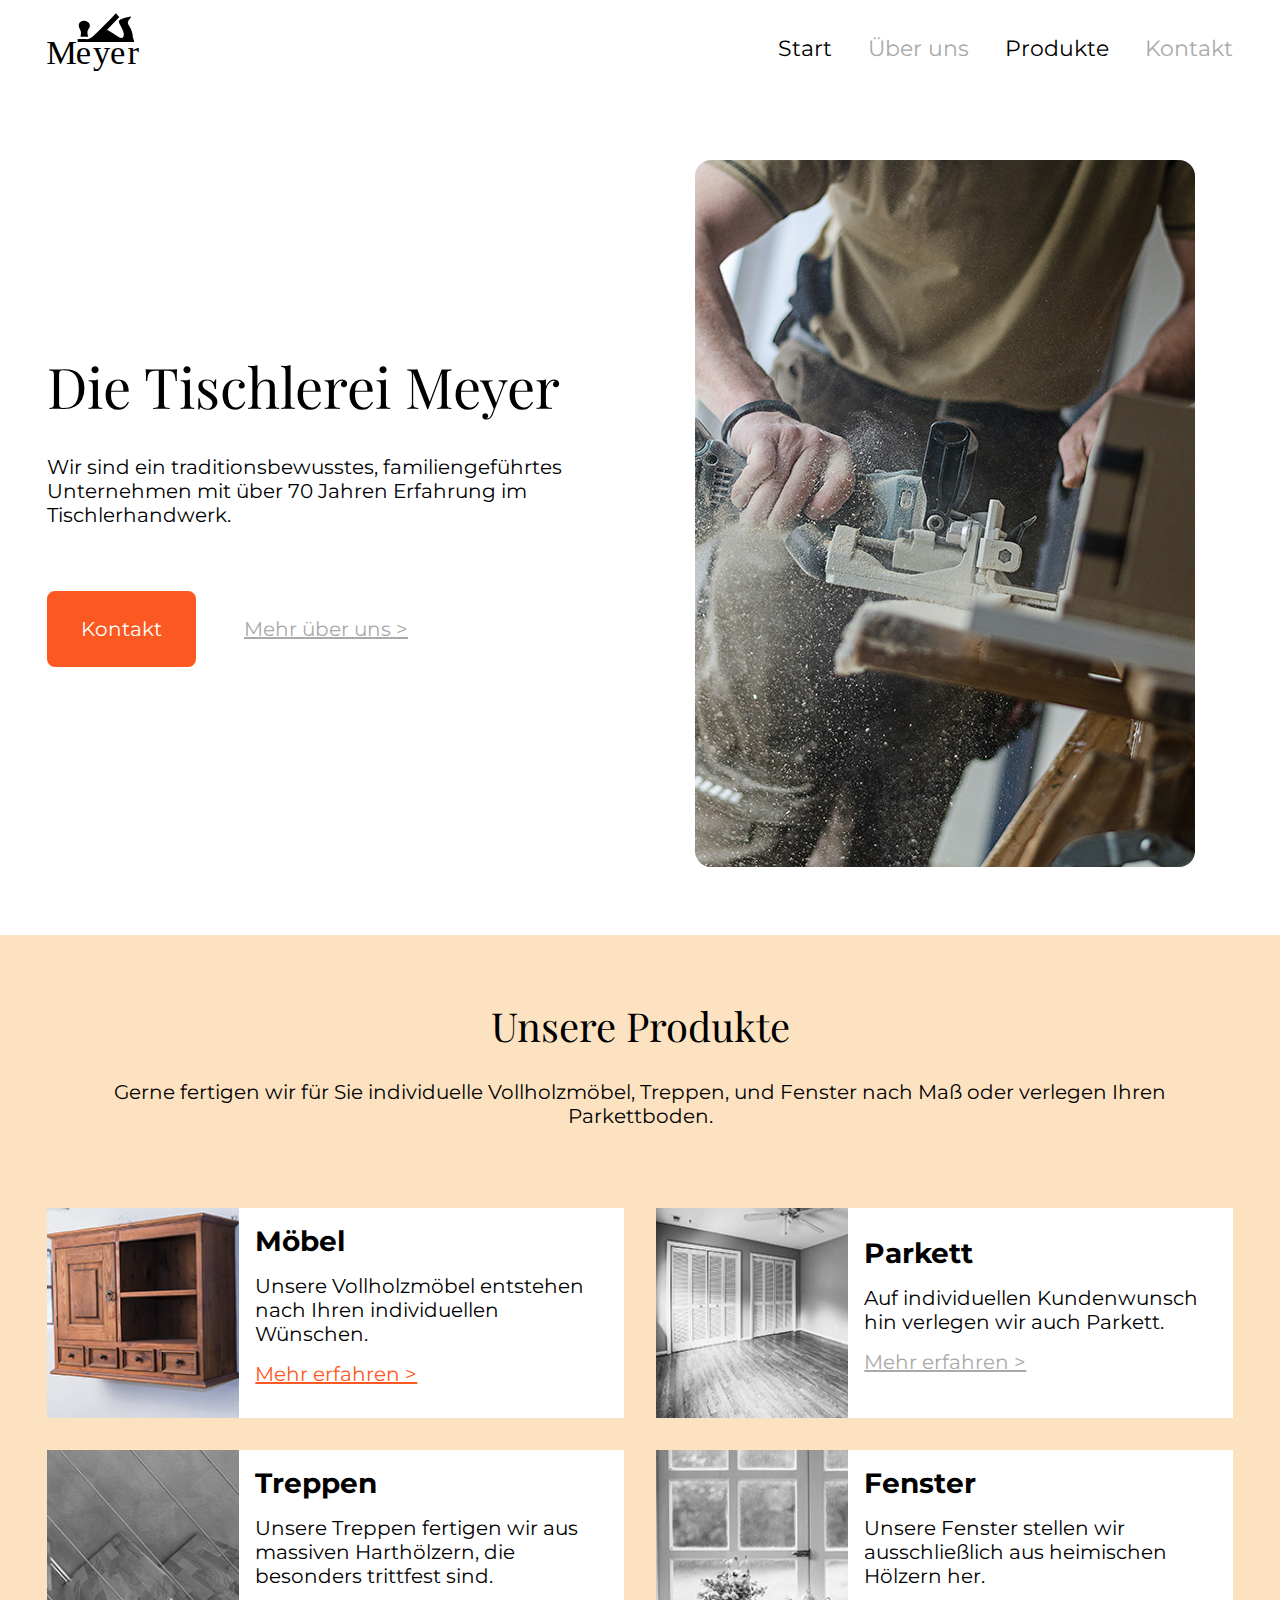
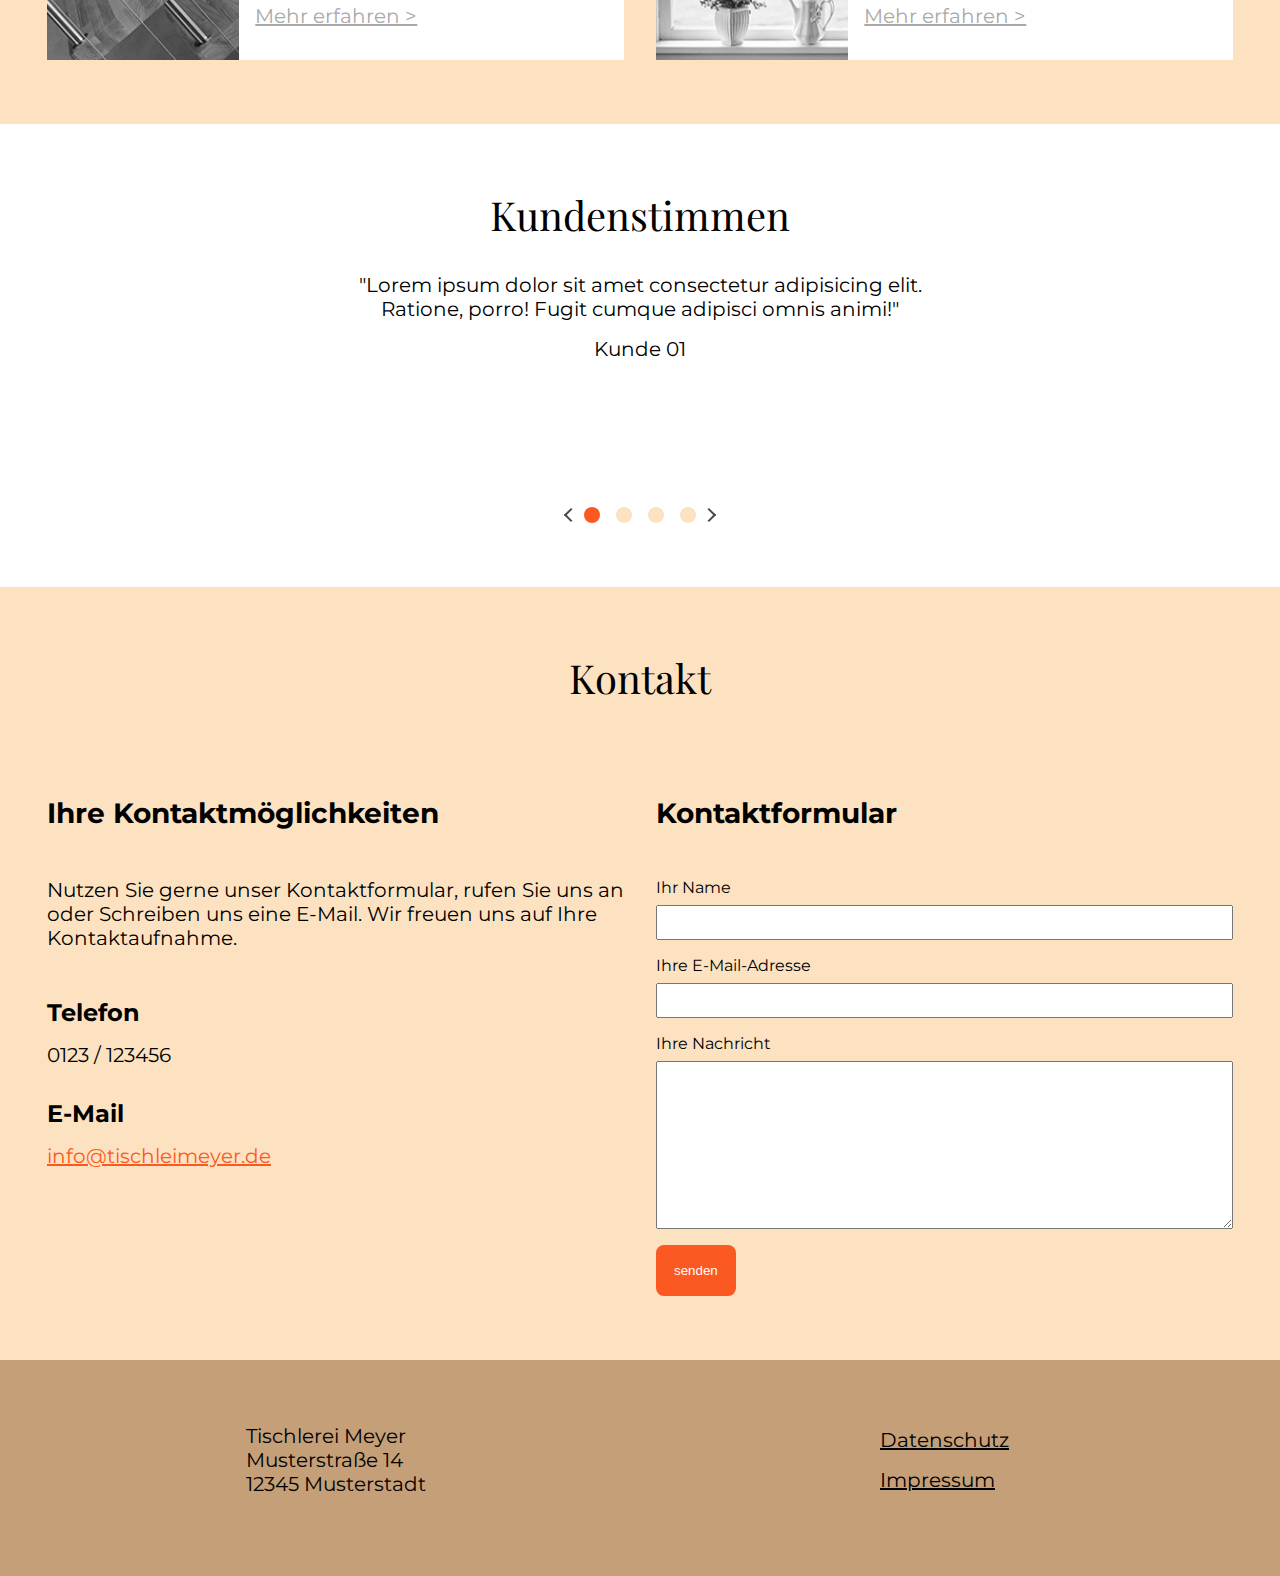
<file: src/index.html>
<!DOCTYPE html>
<html lang="en">
<head>
    <meta charset="UTF-8">
    <meta name="viewport" content="width=device-width, initial-scale=1.0">
    <meta name="description" content="Die Tischlerei Meyer ist Ihr Spezialist wenn es um Holz geht. Möbel, Treppen, Parkett oder Fenster - wir erledigen das.">
    <title>Tischlerei Meyer</title>
    <link rel="stylesheet" href="css/style.css">
    <link rel="stylesheet" href="css/slider.css">
    <link rel="icon" type="image/png" href="img/favicon.png">
</head>
<body>
    <!-- Kopfzeile -->
    <header class="main-header">
        <div class="wrapper">
            <a href="index.html" class="logo-link"><img src="img/logo-v1.svg" width="96" height="96" alt="Logo Tischlerei Meyer"></a>
            <input type="checkbox" name="mobile-navigation-toggle" id="idMobileNavigationToggle">
            <label for="idMobileNavigationToggle" class="hamburger">
                <span class="line"></span><span class="line"></span><span class="line"></span>
            </label>
            <nav class="navigation" id="idMainNavigation">
                <ul>
                    <li><a href="index.html">Start</a></li>
                    <li><a href="#" disabled="true">Über uns</a></li>
                    <li class="subnavigation-trigger"><a href="moebel.html">Produkte</a>
                        <ul class="subnavigation">
                            <li><a href="moebel.html">Möbel</a></li>
                            <li><a href="#" disabled="true">Treppen</a></li>
                            <li><a href="#" disabled="true">Parkett</a></li>
                            <li><a href="#" disabled="true">Fenster</a></li>
                        </ul>
                    </li>
                    <li><a href="#" disabled="true">Kontakt</a></li>
                </ul>
            </nav>
        </div>
    </header>
    <!-- Content -->
    <main>
        <!-- Teaser über uns -->
        <section class="hero">
            <div class="wrapper two-columns">
                    <div class="hero-text-area">
                        <h1 class="hero-heading">Die Tischlerei Meyer</h1>
                        <p class="hero-claim">Wir sind ein traditionsbewusstes, familiengeführtes Unternehmen mit über 70 Jahren Erfahrung im Tischlerhandwerk.</p>
                        <p class="hero-button-box"><a href="#idSectionContact" class="button button-huge ml-0">Kontakt</a><a href="#" disabled="true" class="link ml-2">Mehr über uns ></a></p>
                    </div>
                    <div class="hero-img-area"><img src="img/tischler-500.jpg" width="500" alt="Ein Tischler bei der Arbeit."></div>
                </div>
            </div>
        </section>

        <!-- Teaser Produkte -->
        <section class="products">
            <div class="wrapper two-columns">
                <div class="section-intro">
                    <h2 class="section-heading">Unsere Produkte</h2>
                    <p class="section-description">Gerne fertigen wir für Sie individuelle Vollholzmöbel, Treppen, und Fenster nach Maß oder verlegen Ihren Parkettboden.</p>
                </div>

                <!-- Produktkategorie: Bild mit Text nebeneinander -->
                <div class=" bg-white category">
                    <img src="img/quadrat-category-01.jpg" width="200" height="200" alt="Produktfoto Möbel" class="product-category-picture">
                    <div class="category-text">
                        <h3 class="text-start">Möbel</h3>
                        <p class="text-start">Unsere Vollholzmöbel entstehen nach Ihren individuellen Wünschen.</p>
                        <p class="text-start"><a href="moebel.html">Mehr erfahren ></a></p>
                    </div>
                </div>

                <!-- Produktkategorie: Bild mit Text nebeneinander -->
                <div class=" bg-white category" disabled="true">
                    <img src="img/quadrat-category-02.jpg" width="200" height="200" alt="Produktfoto Parkett" class="product-category-picture">
                    <div class="category-text">
                        <h3 class="text-start">Parkett</h3>
                        <p class="text-start">Auf individuellen Kundenwunsch hin verlegen wir auch Parkett.</p>
                        <p class="text-start"><a href="#" disabled="true">Mehr erfahren ></a></p>
                    </div>
                </div>

                <!-- Produktkategorie: Bild mit Text nebeneinander -->
                <div class=" bg-white category" disabled="true">
                    <img src="img/quadrat-category-03.jpg" width="200" height="200" alt="Produktfoto Treppen" class="product-category-picture">
                    <div class="category-text">
                        <h3 class="text-start">Treppen</h3>
                        <p class="text-start">Unsere Treppen fertigen wir aus massiven Harthölzern, die besonders trittfest sind.</p>
                        <p class="text-start"><a href="#" disabled="true">Mehr erfahren ></a></p>
                    </div>
                </div>

                <!-- Produktkategorie: Bild mit Text nebeneinander -->
                <div class=" bg-white category" disabled="true">
                    <img src="img/quadrat-category-04.jpg" width="200" height="200" alt="Produktfoto Fenster" class="product-category-picture">
                    <div class="category-text">
                        <h3 class="text-start">Fenster</h3>
                        <p class="text-start">Unsere Fenster stellen wir ausschließlich aus heimischen Hölzern her.</p>
                        <p class="text-start"><a href="#" disabled="true">Mehr erfahren ></a></p>
                    </div>
                </div>
            </div>
        </section>

        <!-- Kundenstimme -->
        <section class="customers">
            <div class="wrapper">
                <div class="section-intro">
                    <h2 class="section-heading">Kundenstimmen</h2>
                </div>
                <div id="idSlider" class="slider">
                    <div class="slide">
                        <blockquote class="text-center">"Lorem ipsum dolor sit amet consectetur adipisicing elit. Ratione, porro! Fugit cumque adipisci omnis animi!"</blockquote>
                        <p class="text-center">Kunde 01</p>
                    </div>
                    <div class="slide">
                        <blockquote class="text-center">"Lorem ipsum dolor sit amet consectetur adipisicing elit. Ratione, porro! Fugit cumque adipisci omnis animi!"</blockquote>
                        <p class="text-center">Kunde 02</p>
                    </div>
                    <div class="slide">
                        <blockquote class="text-center">"Lorem ipsum dolor sit amet consectetur adipisicing elit. Ratione, porro! Fugit cumque adipisci omnis animi!"</blockquote>
                        <p class="text-center">Kunde 03</p>
                    </div>
                    <div class="slide">
                        <blockquote class="text-center">"Lorem ipsum dolor sit amet consectetur adipisicing elit. Ratione, porro! Fugit cumque adipisci omnis animi!"</blockquote>
                        <p class="text-center">Kunde 04</p>
                    </div>
                </div>
            </div>
        </section>

        <!-- Kontakt -->
        <section class="contact" id="idSectionContact">
            <div class="wrapper two-columns">
                <div class="section-intro">
                    <h2 class="section-heading">Kontakt</h2>
                </div>
                <div class="column">
                    <h3 class="text-start mb-3">Ihre Kontaktmöglichkeiten</h3>
                    <p class="text-start mb-3">Nutzen Sie gerne unser Kontaktformular, rufen Sie uns an oder Schreiben uns eine E-Mail. Wir freuen uns auf Ihre Kontaktaufnahme.</p>
                    <h4>Telefon</h4>
                    <p class="mb-2">0123 / 123456</p>
                    <h4>E-Mail</h4>
                    <p><a href="#">info@tischleimeyer.de</a></p>
                </div>
                <div class="column">
                    <h3 class="text-start mb-3">Kontaktformular</h3>
                    <form id="idContactForm">
                        <label for="idNameField">Ihr Name</label>
                        <input type="text" name="name-field" id="idNameField">

                        <label for="idEmailField">Ihre E-Mail-Adresse</label>
                        <input type="email" name="email-field" id="idEmailField">

                        <label for="idMessageField">Ihre Nachricht</label>
                        <textarea name="message-field" id="idMessageField" cols="30" rows="10"></textarea>

                        <input type="submit" value="senden" class="button">
                    </form>
                </div>
            </div>
        </section>
    </main>

    <!-- Fußzeile -->
    <footer class="main-footer">
        <div class="wrapper two-columns">
            <div class="column">
                <p class="text-start">Tischlerei Meyer<br>Musterstraße 14<br>12345 Musterstadt</p>
            </div>
            <div class="column">
                <nav>
                    <ul id="footerNavigation">
                        <li><a href="#">Datenschutz</a></li>
                        <li><a href="#">Impressum</a></li>
                    </ul>
                </nav>
            </div>
        </div>
    </footer>

    <script src="js/slider.js"></script>
</body>
</html>
</file>
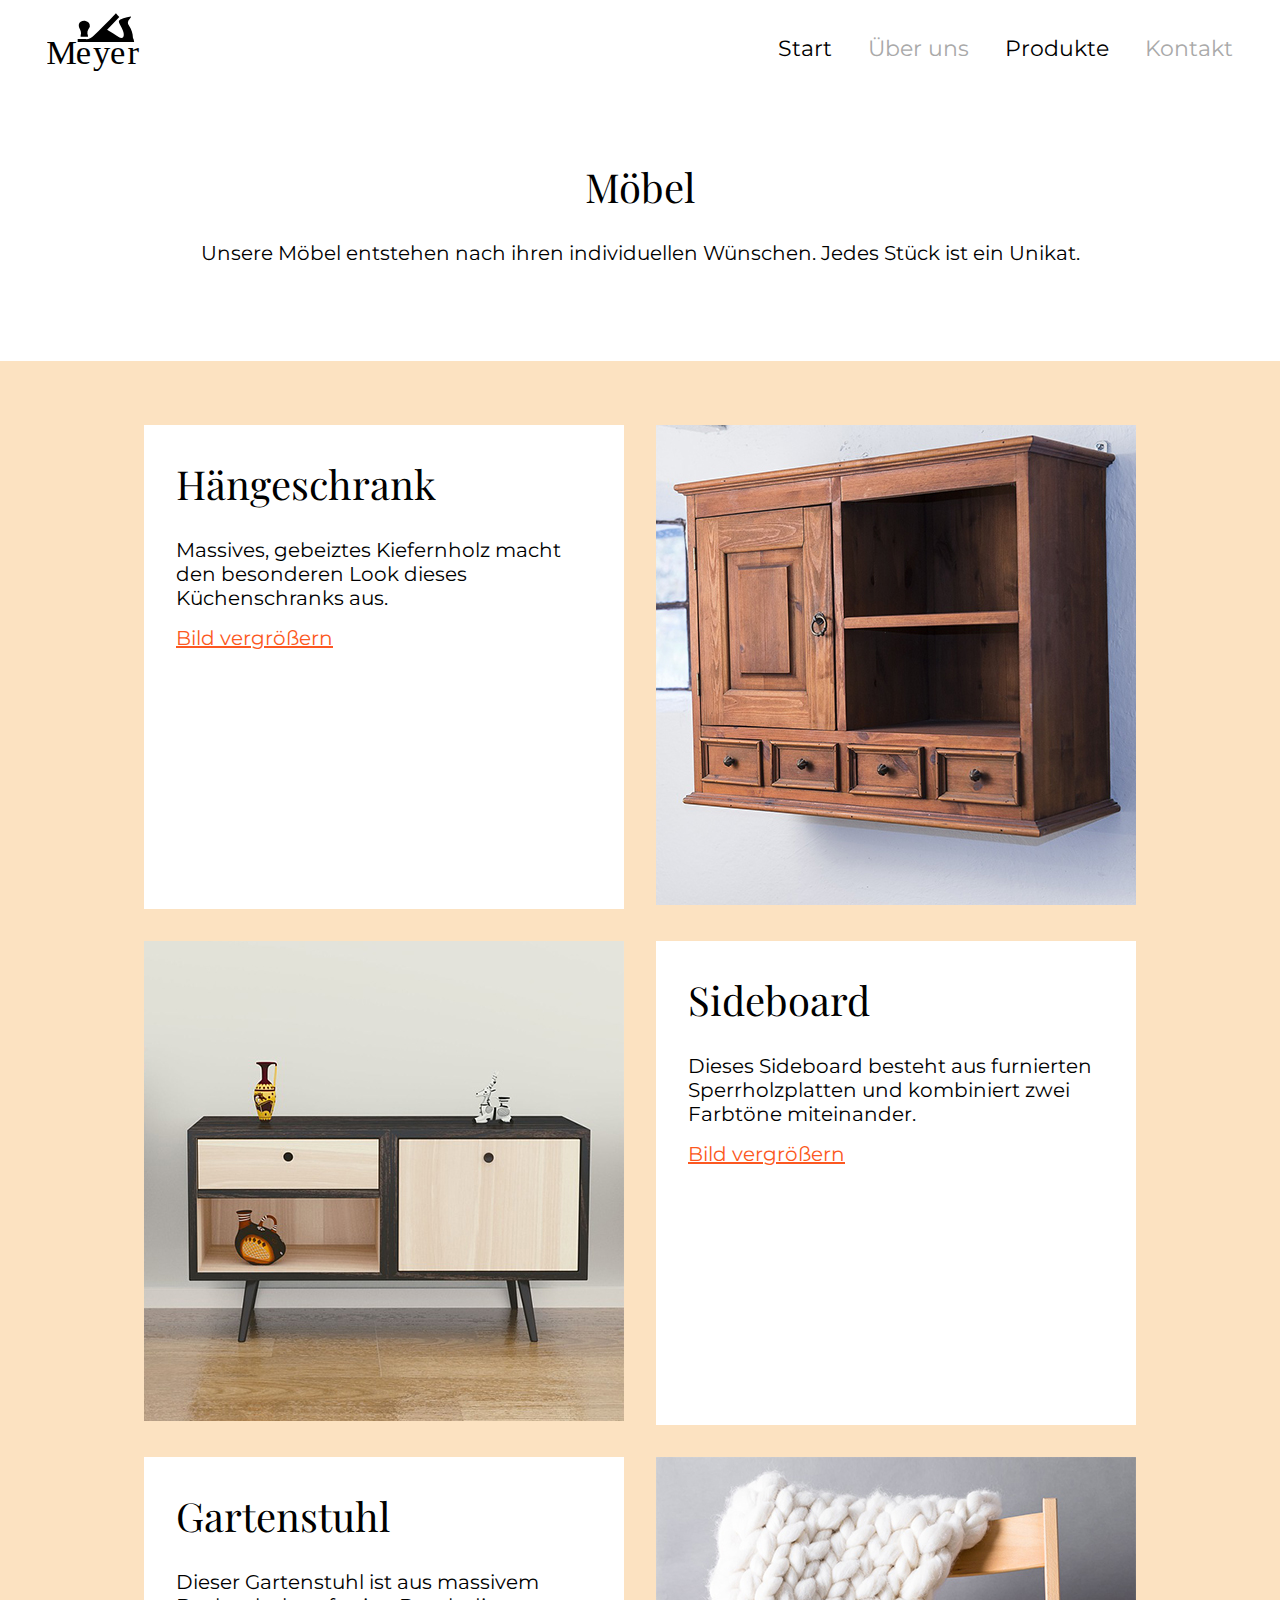
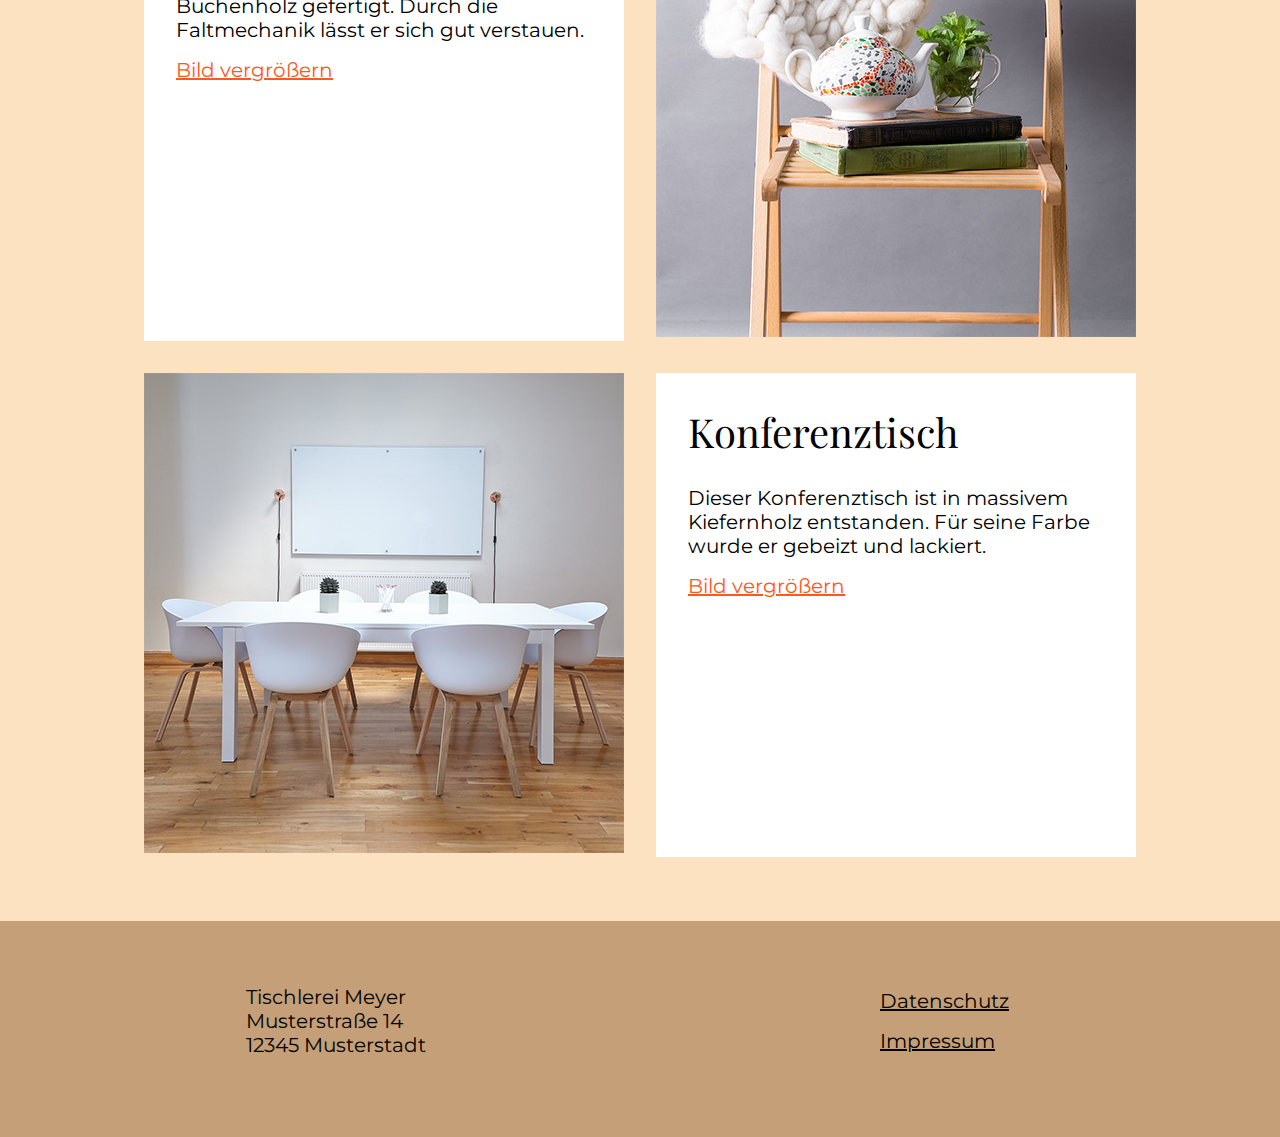
<file: src/moebel.html>
<!DOCTYPE html>
<html lang="en">
<head>
    <meta charset="UTF-8">
    <meta name="viewport" content="width=device-width, initial-scale=1.0">
    <meta name="description" content="Die Tischlerei Meyer ist Ihr Spezialist wenn es um Holz geht. Möbel, Treppen, Parkett oder Fenster - wir erledigen das.">
    <title>Tischlerei Meyer</title>
    <link rel="stylesheet" href="css/style.css">
    <link rel="stylesheet" href="css/modal.css">
    <link rel="icon" type="image/png" href="img/favicon.png">
</head>
<body>
    <!-- Kopfzeile -->
    <header class="main-header">
        <div class="wrapper">
            <a href="index.html" class="logo-link"><img src="img/logo-v1.svg" width="96" height="96" alt="Logo Tischlerei Meyer"></a>
            <input type="checkbox" name="mobile-navigation-toggle" id="idMobileNavigationToggle">
            <label for="idMobileNavigationToggle" class="hamburger">
                <span class="line"></span><span class="line"></span><span class="line"></span>
            </label>
            <nav class="navigation" id="idMainNavigation">
                <ul>
                    <li><a href="index.html">Start</a></li>
                    <li><a href="#" disabled="true">Über uns</a></li>
                    <li class="subnavigation-trigger"><a href="moebel.html">Produkte</a>
                        <ul class="subnavigation">
                            <li><a href="moebel.html">Möbel</a></li>
                            <li><a href="#" disabled="true">Treppen</a></li>
                            <li><a href="#" disabled="true">Parkett</a></li>
                            <li><a href="#" disabled="true">Fenster</a></li>
                        </ul>
                    </li>
                    <li><a href="#" disabled="true">Kontakt</a></li>
                </ul>
            </nav>
        </div>
    </header>
    <!-- Content -->
    <main>
        <!-- Überschrift Produktkategorie -->
        <section>
            <div class="wrapper">
                <div class="section-intro">
                    <h2 class="section-heading">Möbel</h2>
                    <p class="section-description">Unsere Möbel entstehen nach ihren individuellen Wünschen. Jedes Stück ist ein Unikat.</p>
                </div>
            </div>
        </section>

        <!-- Galerie -->
        <section class="galery">
            <div class="wrapper d-grid">

                <!-- Zeile -->
                <div class="row two-columns">
                    <div class="column text-col"> <!-- Text halbe Breite der Zeile -->
                        <h2 class="text-start">Hängeschrank</h2>
                        <p class="text-start">Massives, gebeiztes Kiefernholz macht den besonderen Look dieses Küchenschranks aus.</p>
                        <p class="text-start"><a href="#" class="modal-opener" id="idModalOpener-02" data-imgsrc="img/quadrat-moebel-01.jpg">Bild vergrößern</a></p>
                    </div>
                    <div class="column"> <!-- Bild halbe Breite der Zeile -->
                        <img src="img/quadrat-moebel-01.jpg" width="480" height="480" alt="Produktfoto Treppen">
                    </div>
                </div>

                <!-- Zeile -->
                <div class="row two-columns">
                    <div class="column"> <!-- Bild halbe Breite der Zeile -->
                        <img src="img/quadrat-moebel-02.jpg" width="480" height="480" alt="Produktfoto Treppen">
                    </div>
                    <div class="column text-col"> <!-- Text halbe Breite der Zeile -->
                        <h2 class="text-start">Sideboard</h2>
                        <p class="text-start">Dieses Sideboard besteht aus furnierten Sperrholzplatten und kombiniert zwei Farbtöne miteinander.</p>
                        <p class="text-start"><a href="#" class="modal-opener" data-imgsrc="img/quadrat-moebel-02.jpg">Bild vergrößern</a></p>
                    </div>
                </div>

                <!-- Zeile -->
                <div class="row two-columns">
                    <div class="column text-col"> <!-- Text halbe Breite der Zeile -->
                        <h2 class="text-start">Gartenstuhl</h2>
                        <p class="text-start">Dieser Gartenstuhl ist aus massivem Buchenholz gefertigt. Durch die Faltmechanik lässt er sich gut verstauen.</p>
                        <p class="text-start"><a href="#" class="modal-opener" id="idModalOpener-03" data-imgsrc="img/quadrat-moebel-03.jpg">Bild vergrößern</a></p>
                    </div>
                    <div class="column"> <!-- Bild halbe Breite der Zeile -->
                        <img src="img/quadrat-moebel-03.jpg" width="480" height="480" alt="Produktfoto Treppen">
                    </div>
                </div>

                <!-- Zeile -->
                <div class="row two-columns">
                    <div class="column"> <!-- Bild halbe Breite der Zeile -->
                        <img src="img/quadrat-moebel-04.jpg" width="480" height="480" alt="Produktfoto Treppen">
                    </div>
                    <div class="column text-col"> <!-- Text halbe Breite der Zeile -->
                        <h2 class="text-start">Konferenztisch</h2>
                        <p class="text-start">Dieser Konferenztisch ist in massivem Kiefernholz entstanden. Für seine Farbe wurde er gebeizt und lackiert.</p>
                        <p class="text-start"><a href="#" class="modal-opener" id="idModalOpener-04" data-imgsrc="img/quadrat-moebel-04.jpg">Bild vergrößern</a></p>
                    </div>
                </div>
            </div>
        </section>

        <!-- Modal für vergrößerte Bildansicht. Quelle: https://www.w3schools.com/howto/howto_css_modal_images.asp -->
        <!-- The Modal -->
        <div id="idModal" class="modal">

            <!-- The Close Button -->
            <span class="modal-closer">&times;</span>
        
            <!-- Modal Content (The Image) -->
            <img class="modal-content" id="img01">
        
            <!-- Modal Caption (Image Text) -->
            <div id="caption"></div>
        </div>
    </main>

    <!-- Fußzeile -->
    <footer class="main-footer">
        <div class="wrapper two-columns">
            <div class="column">
                <p class="text-start">Tischlerei Meyer<br>Musterstraße 14<br>12345 Musterstadt</p>
            </div>
            <div class="column">
                <nav>
                    <ul id="footerNavigation">
                        <li><a href="#">Datenschutz</a></li>
                        <li><a href="#">Impressum</a></li>
                    </ul>
                </nav>
            </div>
        </div>
    </footer>

    <script src="js/modal.js"></script>
</body>
</html>
</file>
<file: src/css/style.css>
@charset "utf-8";

/* Webfonts */
@import url('https://fonts.googleapis.com/css2?family=Montserrat:ital@0;1&family=Playfair+Display:ital@0;1&display=swap');

/* 
Styles für die Website
Autor: Valentin Skwirblies
*/

/* Reset */

* {
    margin: 0;
    padding: 0;
    -mozbox-sizing: border-box;
    -webkit-box-sizing: border-box;
    box-sizing: border-box;
}

/* HTML-Elemente */

:root {
    --color-orange-01: #FC5821;
    --color-orange-02: #da2e03;
    --color-beige-01: #FCE2C1;
    --color-beige-02: #c49f78;
    --color-grey-01: #a9a9a9;
    --color-grey-02: #424242;
    --color-black-01: black;
    --color-white-01: white;
}

body {
    font-family: "Montserrat", sans-serif;
    font-weight: 400;
    font-style: normal;
    font-size: 16px;
}

img {
    max-width: 100%;
    height: auto;
}

a {
    color: var(--color-orange-01);
}

a[disabled], a[disabled]:hover {
    pointer-events: none;
    color: var(--color-grey-01);
 }

section {
    padding: 4rem 0;
}

/* Typographie */

h1, h2 {
    font-family: "Playfair Display", serif;
    font-weight: 400;
    font-style: normal;
}

h1 {
    font-size: 3rem;
    margin-bottom: 2rem;
}

h2 {
    font-size: 2.5rem;
    margin-bottom: 1.75rem;
}

h3 {
    font-size: 1.75rem;
}

h4 {
    font-size: 1.5rem;
}

h3, h4, h5, h6 {
    margin-bottom: 1rem;
}

p, a, blockquote {
    font-size: 1.25rem;
    margin-bottom: 1rem;
}


/* Hilfsklassen */

.wrapper {
    max-width: 1250px;
    width: 100%;
    padding: 0 2rem;
    margin: 0 auto;
}

.d-grid {
    display: grid;
    gap: 2rem;
}

.wrapper.two-columns {
    display: grid;
    grid-template-columns: 1fr 1fr;
    gap: 2rem;
}

.row.two-columns {
    display: grid;
    gap: 2rem;
    grid-template-columns: 1fr 1fr;
}

.wrapper.two-columns>.section-intro {
    grid-column: span 2;
}

.button {
    display: inline-block;
    margin: 0 1rem;
    padding: 1rem;
    background-color: var(--color-orange-01);
    color: var(--color-white-01);
    border: 2px solid var(--color-orange-01);
    border-radius: .5rem;
    text-decoration: none;
}
.button:hover {
    background-color: var(--color-orange-02);
    cursor: pointer;
}

.button.button-huge {
    padding: 1.5rem 2rem;
}

.link {
    color: var(--color-orange-01);
}
.link:hover {
    color: var(--color-orange-02);
}

.text-start {
    text-align: start;
}
.text-center {
    text-align: center;
}

.mb-1 {
    margin-bottom: 1rem;
}
.mb-2 {
    margin-bottom: 2rem;
}
.mb-3 {
    margin-bottom: 3rem;
}
.mb-4 {
    margin-bottom: 4rem;
}

.ml-0 {
    margin-left: 0;
}
.ml-1 {
    margin-left: 1rem;
}
.ml-2 {
    margin-left: 2rem;
}

.bg-white {
    background-color: var(--color-white-01);
}


/* Header */

.main-header>.wrapper {
    display: flex;
    flex-direction: row;
    justify-content: space-between;
    align-items: center;
}

.logo-link {
    margin-bottom: 0;
    display: flex;
}

/* Navigation */

#idMobileNavigationToggle {
    display: none;
}

.navigation {
    position: relative;
}
.navigation li {
    display: inline;
    list-style: none;
    margin-left: 2rem;
}
.navigation li a {
    text-decoration: none;
    font-size: 1.375rem;
    color: #000;
}
.navigation li a:hover {
    color: var(--color-orange-01);
}
.navigation li a[disabled] {
    color: var(--color-grey-01);
}

.subnavigation {
    border: 1px solid var(--color-beige-02);
    background-color: white;
    display: none;
    position: absolute;
    top: 100%;
    left: 0;
    text-align: start;
}

.subnavigation-trigger {
    position: relative;
}

.subnavigation-trigger:hover .subnavigation {
    display: block;
}

.navigation .subnavigation li {
    display: block;
    margin-left: 0;
    padding: 1rem;
}

/* Sections */

.section-intro {
    margin-bottom: 2rem;
    text-align: center;
}

/* Hero-Section */

section.hero .wrapper.two-columns {
    place-items: center;
}

section.hero .hero-heading {
    font-size: 3.5rem;
    margin-bottom: 2rem;
    text-align: start;
}

section.hero .hero-claim {
    margin-bottom: 4rem;
    text-align: start;
}

section.hero .hero-button-box {
    text-align: start;
}

section.hero .hero-img-area img {
    max-height: 80vh;
    width: auto;
    border-radius: 1rem;
}

/* Products-Section */

section.products {
    background-color: var(--color-beige-01);
}

section.products .category {
    position: relative;
    display: grid;
    grid-template-columns: 1fr 2fr;
    place-items: center;
    min-height: 200px;
}
section.products .category:hover h3{
    color: var(--color-orange-01);
    text-decoration: underline;
}
section.products .category[disabled] img {
    filter: grayscale(100%);
}
section.products .category[disabled]:hover h3{
    color: var(--color-grey-01);
    text-decoration: underline;
}
section.products .category-text {
    padding: 1rem;
}
section.products .category-text a::before {
    content: '';
    display: block;
    position: absolute;
    top: 0;
    left: 0;
    width: 100%;
    height: 100%;
}

section.products .product-category-picture {
    height: 100%;
    width: 100%;
    object-fit: cover;
}

/* Contact-Section */

section.contact {
    background-color: var(--color-beige-01);
}

#idContactForm label {
    display: block;
    margin-bottom: .5rem;
    text-align: start;
}
#idContactForm input[type="text"],
#idContactForm input[type="email"], 
#idContactForm textarea {
    display: block;
    margin-bottom: 1rem;
    width: 100%;
    padding: .5rem;
}

#idContactForm input[type="submit"] {
    margin: 0 auto;
}

/* Galery-Section */
section.galery {
    background-color: var(--color-beige-01);
}

section.galery .wrapper .column:nth-child(odd){
    place-self: end;
}
section.galery .wrapper .column:nth-child(even){
    place-self: start;
}


section.galery .text-col {
    background-color: var(--color-white-01);
    height: 100%;
    max-width: 480px;
    padding: 2rem;
}

/* Footer */

footer.main-footer {
    padding: 4rem 0;
    background-color: var(--color-beige-02);
}

footer.main-footer .wrapper {
    place-items: center;
}

#footerNavigation {
    list-style: none;
    text-align: start;
}

#footerNavigation li {
    margin-bottom: 1rem;
}

#footerNavigation a {
    color: black;
}

#footerNavigation a:hover {
    color: var(--color-orange-01)
}

/* Responsive */

/* Desktop */

@media only screen and (min-width: 960px) and (max-width: 1249px) {
    .wrapper {
        max-width: 960px;
    }

    section.galery .text-col {
        min-height: 432px;
    }
}

/* Tablet */

@media only screen and (min-width: 600px) and (max-width: 959px) {

    .wrapper {
        max-width: 768px;
    }

    .wrapper.two-columns,
    .row.two-columns {
        grid-template-columns: 1fr;
    }

    .wrapper.two-columns>.section-intro {
        grid-column: initial;
    }

    .main-header>.wrapper {
        position: relative;
    }

    .navigation {
        display: none;
        position: absolute;
        top: 100%;
        left: 0;
        right: 0;
        background-color: var(--color-white-01);
        border: none;
        border-bottom: 2px solid var(--color-beige-02);
    }
    #idMobileNavigationToggle:checked~.navigation {
        display: block;
    }

    .hamburger {
        width: 2rem;
        height: 22px;
        position: relative;
    }
    .hamburger .line {
        position: absolute;
        display: block;
        width: 2rem;
        height: 4px;
        background-color: var(--color-black-01);
        border-radius: 2px;
        transition: transform .2s;
    }
    .hamburger .line:nth-child(1) {
        transform-origin: 0 0;
    }
    .hamburger .line:nth-child(2) {
        top: 50%;
        transform: translateY(-50%);
    }
    .hamburger .line:nth-child(3) {
        top: 100%;
        transform: translateY(-50%);
        transform-origin: 0 100%;
    }

    #idMobileNavigationToggle:checked~.hamburger .line:nth-child(1) {
        transform: rotate(45deg);
    }
    #idMobileNavigationToggle:checked~.hamburger .line:nth-child(2) {
        transform: scale(0);
    }
    #idMobileNavigationToggle:checked~.hamburger .line:nth-child(3) {
        transform: rotate(-45deg);
    }

    .navigation li {
        display: block;
        text-align: center;
        margin-bottom: 1.5rem;
    }

    section.hero .hero-heading {
        text-align: center;
    }
    
    section.hero .hero-claim {
        text-align: center;
    }
    
    section.hero .hero-button-box {
        text-align: center;
    }

    section.products .column {
        margin: 0;
        padding: 0;
    }

    section.galery .wrapper .column:nth-child(odd){
        place-self: center;
    }
    section.galery .wrapper .column:nth-child(even){
        place-self: center;
    }
}

/* Mobile: Smartphones */

@media only screen and (max-width: 599px) {

    .wrapper {
        max-width: 500px;
    }

    .wrapper.two-columns {
        grid-template-columns: 1fr;
    }

    .wrapper.two-columns>.section-intro {
        grid-column: initial;
    }

    .row.two-columns {
        display: grid;
        gap: 2rem;
        grid-template-columns: 1fr;
    }

    .main-header>.wrapper {
        position: relative;
    }

    .navigation {
        display: none;
        position: absolute;
        top: 100%;
        left: 0;
        right: 0;
        background-color: var(--color-white-01);
        border: none;
        border-bottom: 2px solid var(--color-beige-02);
    }
    #idMobileNavigationToggle:checked~.navigation {
        display: block;
    }

    .hamburger {
        width: 2rem;
        height: 22px;
        position: relative;
    }
    .hamburger .line {
        position: absolute;
        display: block;
        width: 2rem;
        height: 4px;
        background-color: var(--color-black-01);
        border-radius: 2px;
        transition: transform .2s;
    }
    .hamburger .line:nth-child(1) {
        transform-origin: 0 0;
    }
    .hamburger .line:nth-child(2) {
        top: 50%;
        transform: translateY(-50%);
    }
    .hamburger .line:nth-child(3) {
        top: 100%;
        transform: translateY(-50%);
        transform-origin: 0 100%;
    }

    #idMobileNavigationToggle:checked~.hamburger .line:nth-child(1) {
        transform: rotate(45deg);
    }
    #idMobileNavigationToggle:checked~.hamburger .line:nth-child(2) {
        transform: scale(0);
    }
    #idMobileNavigationToggle:checked~.hamburger .line:nth-child(3) {
        transform: rotate(-45deg);
    }

    .navigation li {
        display: block;
        text-align: center;
        margin-bottom: 1.5rem;
    }

    section.hero .hero-heading {
        text-align: center;
    }
    
    section.hero .hero-claim {
        text-align: center;
    }
    
    section.hero .hero-button-box {
        text-align: center;
    }

    .hero-button-box a {
        display: block;
        margin: 0 auto;
        text-align: center;
        margin-bottom: 2rem;
    }

    .products .column {
        margin: 0;
        padding: 0;
    }

    section.products .category {
        grid-template-columns: 1fr;
    }

    section.galery .text-col {
        padding: .5rem;
    }

    section.galery .wrapper .column:nth-child(odd){
        place-self: center;
    }
    section.galery .wrapper .column:nth-child(even){
        place-self: center;
    }
}
</file>
<file: src/css/slider.css>
@charset "utf-8";

/* 
Styles für eine Slideshow, eingesetzt im Bereich Kundenstimmen 
Autor: Valentin Skwirblies
*/

.slider {
    position: relative;
    overflow: hidden;
}

.slider .slide {
    position: absolute;
    top: 0;
    left: 50%;
}

.slider .controlpanel {
    position: absolute;
    height: auto;
    display: flex;
    flex-direction: row;
    align-items: center;
    left: 50%;
    bottom: 0;
    transform: translateX(-50%);
}

.slider .controlpanel .dot {
    margin: 0 .5rem;
    width: 1rem;
    height: 1rem;
    border-radius: .5rem;
    border: none;
    background-color: var(--color-beige-01);
    cursor: pointer;
}

.slider .controlpanel .dot.active {
    background-color: var(--color-orange-01)
}

.slider .prevbutton,
.slider .nextbutton {
    background: transparent;
    border: none;
}

.slider .prevbutton::after,
.slider .nextbutton::after {
    content: '';
    display: block;
    width: .5rem;
    height: .5rem;
    border: none;
    rotate: 45deg;
    background: transparent;
    cursor: pointer;
}

.slider .prevbutton::after {
    border-left: 2px solid rgb(77, 74, 70);
    border-bottom: 2px solid rgb(77, 74, 70);
}

.slider .nextbutton::after {
    border-right: 2px solid rgb(77, 74, 70);
    border-top: 2px solid rgb(77, 74, 70);
}
</file>
<file: src/css/modal.css>
@charset "utf-8";

/* 
Styles für die vergößerte Bildansicht.
Quelle: https://www.w3schools.com/howto/howto_css_modal_images.asp
*/

/* The Modal (background) */
.modal {
    display: none; /* Hidden by default */
    position: fixed; /* Stay in place */
    z-index: 1; /* Sit on top */
    padding-top: 100px; /* Location of the box */
    left: 0;
    top: 0;
    width: 100%; /* Full width */
    height: 100%; /* Full height */
    overflow: auto; /* Enable scroll if needed */
    background-color: rgb(0,0,0); /* Fallback color */
    background-color: rgba(0,0,0,0.9); /* Black w/ opacity */
  }

  /* Modal Content (Image) */
.modal-content {
    margin: auto;
    display: block;
    width: 80%;
    max-width: 700px;
  }

  /* The Close Button */
.modal-closer {
  position: absolute;
  top: 15px;
  right: 35px;
  color: #f1f1f1;
  font-size: 40px;
  font-weight: bold;
  transition: 0.3s;
}

.modal-closer:hover,
.modal-closer:focus {
  color: #bbb;
  text-decoration: none;
  cursor: pointer;
}
</file>
